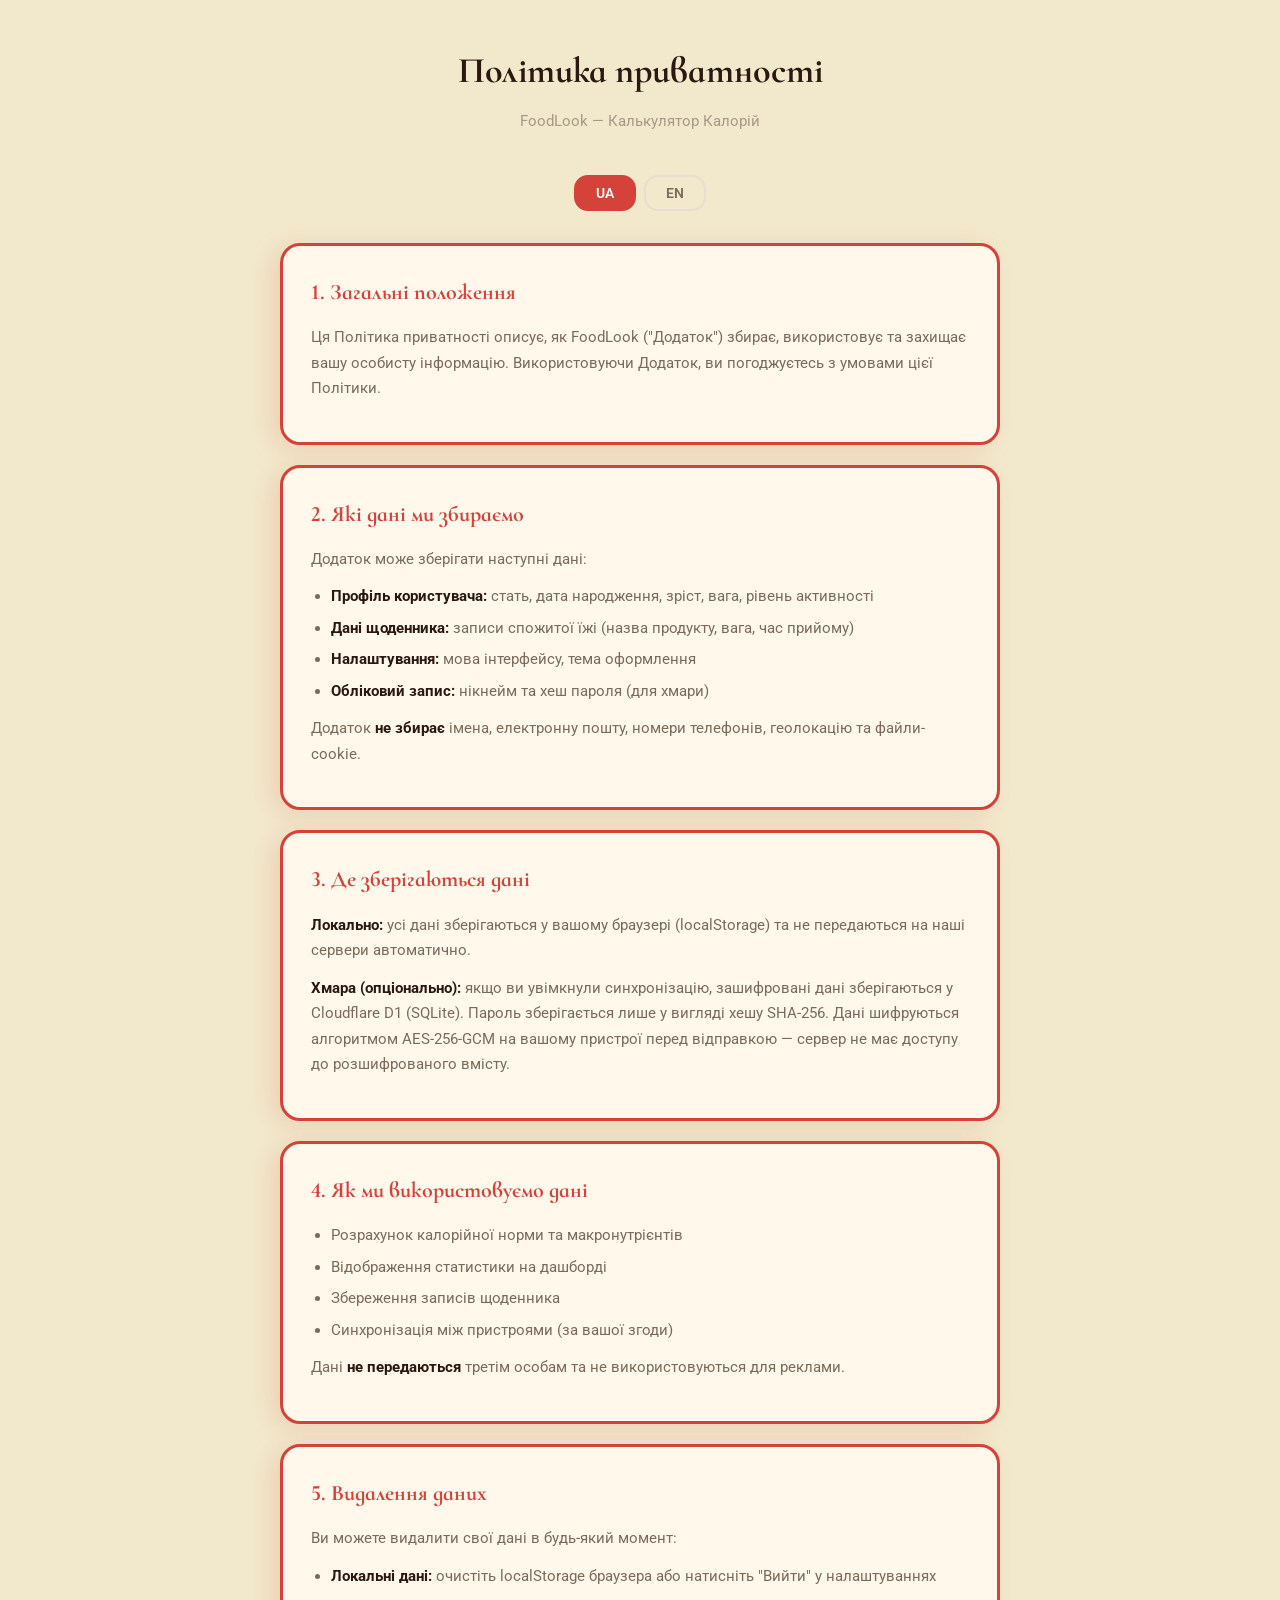
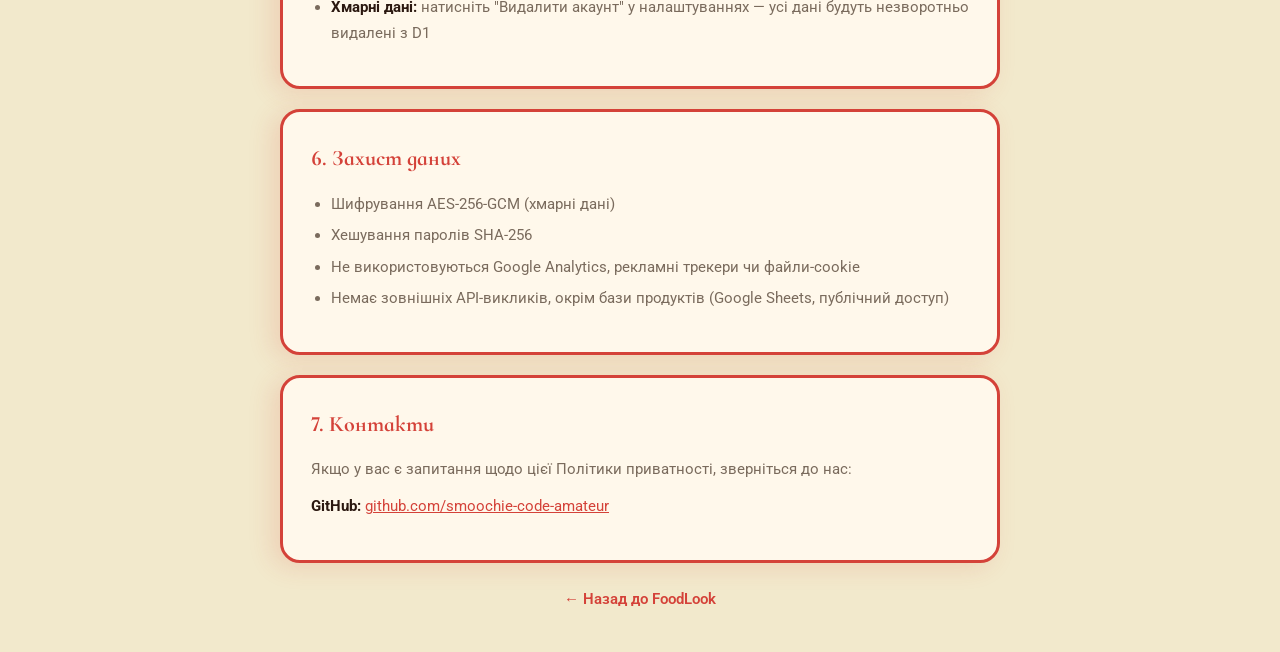
<file: privacy.html>
<!DOCTYPE html>
<html lang="uk">
<head>
  <meta charset="utf-8">
  <meta name="viewport" content="width=device-width, initial-scale=1.0">
  <title>Політика приватності — FoodLook</title>
  <link rel="icon" href="assets/flame.svg" type="image/svg+xml">
  <link href="https://fonts.googleapis.com/css2?family=Cormorant+Infant:ital,wght@0,400;0,600;0,700;1,400&family=Roboto:wght@400;500;700&display=swap" rel="stylesheet">
  <style>
    :root {
      --bg: #F2E9CC;
      --card: #FFF8EB;
      --primary: #D44239;
      --text: #2B1810;
      --text-secondary: #7A6B5D;
      --text-muted: #A89888;
      --row-divider: #E8DDD0;
      --shadow: rgba(212, 66, 57, 0.15);
      --font-heading: 'Cormorant Infant', Georgia, serif;
      --font-body: 'Roboto', -apple-system, BlinkMacSystemFont, sans-serif;
      --radius: 14px;
      --radius-lg: 20px;
    }

    * { box-sizing: border-box; margin: 0; padding: 0; }

    body {
      font-family: var(--font-body);
      background: var(--bg);
      color: var(--text);
      line-height: 1.7;
      -webkit-font-smoothing: antialiased;
      padding: 40px 20px;
    }

    h1, h2, h3 {
      font-family: var(--font-heading);
      font-weight: 700;
      color: var(--text);
    }

    .container {
      max-width: 720px;
      margin: 0 auto;
    }

    .page-header {
      text-align: center;
      margin-bottom: 40px;
    }

    .page-header h1 {
      font-size: 36px;
      margin-bottom: 8px;
    }

    .page-header .subtitle {
      font-size: 15px;
      color: var(--text-muted);
    }

    .lang-switch {
      display: flex;
      justify-content: center;
      gap: 8px;
      margin-bottom: 32px;
    }

    .lang-btn {
      padding: 8px 20px;
      font-family: var(--font-body);
      font-size: 14px;
      font-weight: 600;
      border: 2px solid var(--row-divider);
      border-radius: var(--radius);
      background: transparent;
      color: var(--text-secondary);
      cursor: pointer;
      transition: all 0.2s;
    }

    .lang-btn:hover {
      border-color: var(--primary);
      color: var(--primary);
    }

    .lang-btn.active {
      background: var(--primary);
      border-color: var(--primary);
      color: #fff;
    }

    .card {
      background: var(--card);
      border-radius: var(--radius-lg);
      padding: 28px;
      margin-bottom: 20px;
      border: 3px solid var(--primary);
      box-shadow: -8px 4px 24px var(--shadow);
    }

    .card h2 {
      font-size: 22px;
      margin-bottom: 14px;
      color: var(--primary);
    }

    .card p, .card li {
      font-size: 15px;
      color: var(--text-secondary);
      margin-bottom: 12px;
    }

    .card ul {
      padding-left: 20px;
      margin-bottom: 12px;
    }

    .card li {
      margin-bottom: 6px;
    }

    .card strong {
      color: var(--text);
    }

    .back-link {
      text-align: center;
      margin-top: 24px;
      font-size: 15px;
    }

    .back-link a {
      color: var(--primary);
      text-decoration: none;
      font-weight: 600;
    }

    .back-link a:hover {
      text-decoration: underline;
    }

    [lang="en"] { display: none; }
  </style>
</head>
<body>
  <div class="container">

    <div class="page-header">
      <h1>Політика приватності</h1>
      <div class="subtitle">FoodLook — Калькулятор Калорій</div>
    </div>

    <div class="lang-switch">
      <button class="lang-btn active" onclick="setLang('uk')">UA</button>
      <button class="lang-btn" onclick="setLang('en')">EN</button>
    </div>


    <div lang="uk">

      <div class="card">
        <h2>1. Загальні положення</h2>
        <p>Ця Політика приватності описує, як FoodLook ("Додаток") збирає, використовує та захищає вашу особисту інформацію. Використовуючи Додаток, ви погоджуєтесь з умовами цієї Політики.</p>
      </div>

      <div class="card">
        <h2>2. Які дані ми збираємо</h2>
        <p>Додаток може зберігати наступні дані:</p>
        <ul>
          <li><strong>Профіль користувача:</strong> стать, дата народження, зріст, вага, рівень активності</li>
          <li><strong>Дані щоденника:</strong> записи спожитої їжі (назва продукту, вага, час прийому)</li>
          <li><strong>Налаштування:</strong> мова інтерфейсу, тема оформлення</li>
          <li><strong>Обліковий запис:</strong> нікнейм та хеш пароля (для хмари)</li>
        </ul>
        <p>Додаток <strong>не збирає</strong> імена, електронну пошту, номери телефонів, геолокацію та файли-cookie.</p>
      </div>

      <div class="card">
        <h2>3. Де зберігаються дані</h2>
        <p><strong>Локально:</strong> усі дані зберігаються у вашому браузері (localStorage) та не передаються на наші сервери автоматично.</p>
        <p><strong>Хмара (опціонально):</strong> якщо ви увімкнули синхронізацію, зашифровані дані зберігаються у Cloudflare D1 (SQLite). Пароль зберігається лише у вигляді хешу SHA-256. Дані шифруються алгоритмом AES-256-GCM на вашому пристрої перед відправкою — сервер не має доступу до розшифрованого вмісту.</p>
      </div>

      <div class="card">
        <h2>4. Як ми використовуємо дані</h2>
        <ul>
          <li>Розрахунок калорійної норми та макронутрієнтів</li>
          <li>Відображення статистики на дашборді</li>
          <li>Збереження записів щоденника</li>
          <li>Синхронізація між пристроями (за вашої згоди)</li>
        </ul>
        <p>Дані <strong>не передаються</strong> третім особам та не використовуються для реклами.</p>
      </div>

      <div class="card">
        <h2>5. Видалення даних</h2>
        <p>Ви можете видалити свої дані в будь-який момент:</p>
        <ul>
          <li><strong>Локальні дані:</strong> очистіть localStorage браузера або натисніть "Вийти" у налаштуваннях</li>
          <li><strong>Хмарні дані:</strong> натисніть "Видалити акаунт" у налаштуваннях — усі дані будуть незворотньо видалені з D1</li>
        </ul>
      </div>

      <div class="card">
        <h2>6. Захист даних</h2>
        <ul>
          <li>Шифрування AES-256-GCM (хмарні дані)</li>
          <li>Хешування паролів SHA-256</li>
          <li>Не використовуються Google Analytics, рекламні трекери чи файли-cookie</li>
          <li>Немає зовнішніх API-викликів, окрім бази продуктів (Google Sheets, публічний доступ)</li>
        </ul>
      </div>

      <div class="card">
        <h2>7. Контакти</h2>
        <p>Якщо у вас є запитання щодо цієї Політики приватності, зверніться до нас:</p>
        <p><strong>GitHub:</strong> <a href="https://github.com/smoochie-code-amateur" style="color:var(--primary);">github.com/smoochie-code-amateur</a></p>
      </div>

    </div>


    <div lang="en">

      <div class="card">
        <h2>1. General</h2>
        <p>This Privacy Policy describes how FoodLook ("the App") collects, uses, and protects your personal information. By using the App, you agree to the terms of this Policy.</p>
      </div>

      <div class="card">
        <h2>2. Data We Collect</h2>
        <p>The App may store the following data:</p>
        <ul>
          <li><strong>User profile:</strong> gender, date of birth, height, weight, activity level</li>
          <li><strong>Diary entries:</strong> food intake records (product name, weight, meal time)</li>
          <li><strong>Settings:</strong> interface language, theme</li>
          <li><strong>Account:</strong> nickname and password hash (for cloud sync)</li>
        </ul>
        <p>The App <strong>does not collect</strong> real names, emails, phone numbers, geolocation, or cookies.</p>
      </div>

      <div class="card">
        <h2>3. Where Data Is Stored</h2>
        <p><strong>Locally:</strong> all data is stored in your browser (localStorage) and is not automatically sent to any server.</p>
        <p><strong>Cloud (optional):</strong> if you enable sync, encrypted data is stored in Cloudflare D1 (SQLite). Your password is stored only as a SHA-256 hash. Data is encrypted with AES-256-GCM on your device before transmission — the server has no access to decrypted content.</p>
      </div>

      <div class="card">
        <h2>4. How We Use Data</h2>
        <ul>
          <li>Calculating daily calorie and macronutrient targets</li>
          <li>Displaying dashboard statistics</li>
          <li>Saving diary entries</li>
          <li>Cross-device sync (only with your consent)</li>
        </ul>
        <p>Data is <strong>never shared</strong> with third parties and is not used for advertising.</p>
      </div>

      <div class="card">
        <h2>5. Data Deletion</h2>
        <p>You can delete your data at any time:</p>
        <ul>
          <li><strong>Local data:</strong> clear your browser's localStorage or tap "Logout" in Settings</li>
          <li><strong>Cloud data:</strong> tap "Delete Account" in Settings — all data will be permanently removed from D1</li>
        </ul>
      </div>

      <div class="card">
        <h2>6. Data Protection</h2>
        <ul>
          <li>AES-256-GCM encryption (cloud data)</li>
          <li>SHA-256 password hashing</li>
          <li>No Google Analytics, ad trackers, or cookies</li>
          <li>No external API calls except the public food database (Google Sheets)</li>
        </ul>
      </div>

      <div class="card">
        <h2>7. Contact</h2>
        <p>If you have questions about this Privacy Policy, reach out to us:</p>
        <p><strong>GitHub:</strong> <a href="https://github.com/smoochie-code-amateur" style="color:var(--primary);">github.com/smoochie-code-amateur</a></p>
      </div>

    </div>

    <div class="back-link">
      <a href="index.html">← Назад до FoodLook</a>
    </div>

  </div>

  <script>
    function setLang(lang) {
      document.querySelectorAll('.lang-btn').forEach(function(b) { b.classList.remove('active'); });
      document.querySelector('.lang-btn[onclick*="' + lang + '"]').classList.add('active');
      document.querySelectorAll('[lang]').forEach(function(el) {
        if (el.tagName === 'HTML') return;
        el.style.display = (el.getAttribute('lang') === lang) ? 'block' : 'none';
      });
    }
    setLang('uk');
  </script>
</body>
</html>
</file>
